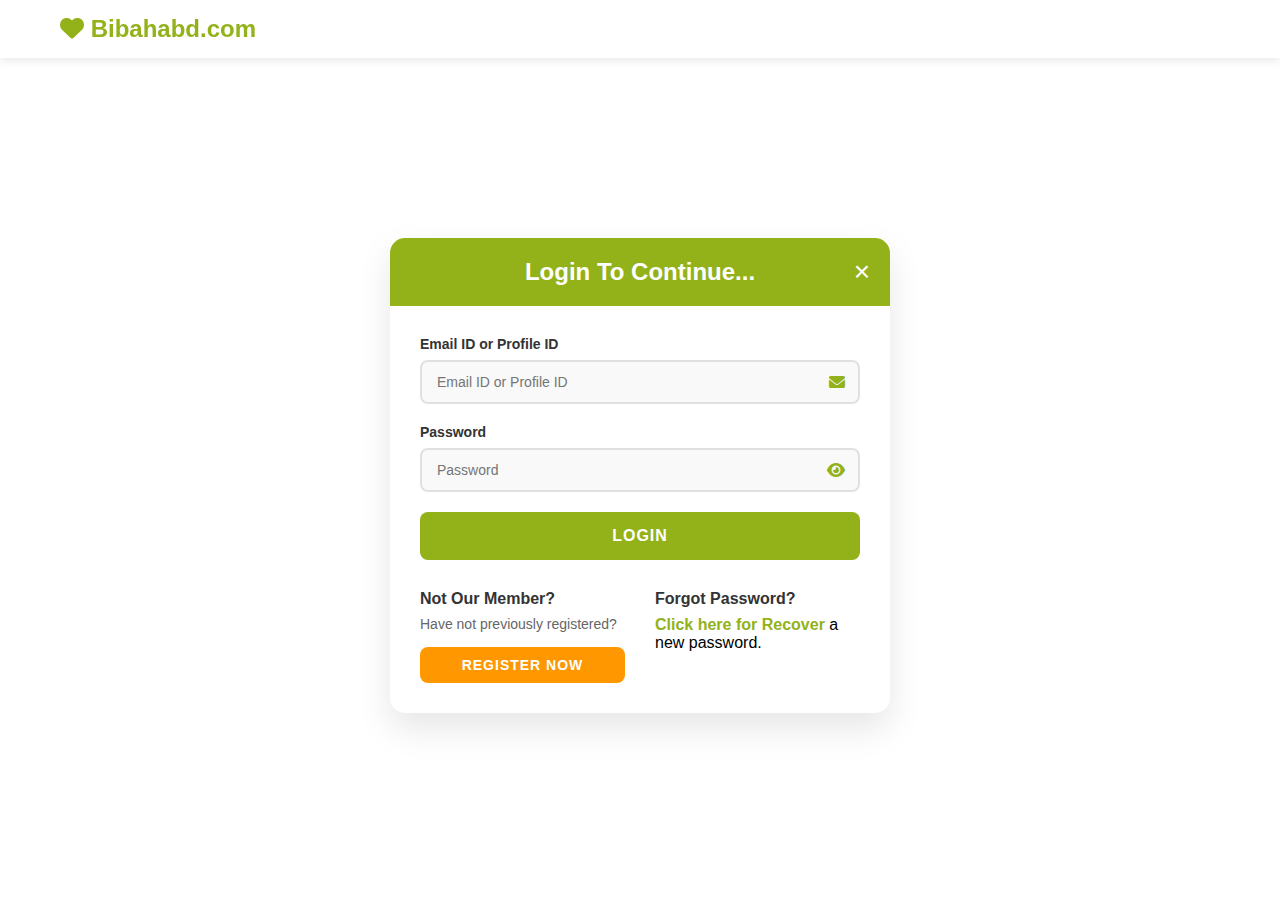
<file: index.html>
<!DOCTYPE html>
<html lang="en">
<head>
    <meta charset="UTF-8">
    <meta name="viewport" content="width=device-width, initial-scale=1.0">
    <title>Bibahabd</title>
    <link rel="stylesheet" href="css/style.css">
    <link href="https://cdnjs.cloudflare.com/ajax/libs/font-awesome/6.0.0/css/all.min.css" rel="stylesheet">
    <style>
        .header {
            background: white;
            color: #93B219;
            padding: 15px 0;
            box-shadow: 0 2px 10px rgba(0,0,0,0.1);
            margin-bottom: 20px;
            position: fixed;
            top: 0;
            left: 0;
            right: 0;
            width: 100%;
            z-index: 1000;
        }
        
        .header-content {
            max-width: 1200px;
            margin: 0 auto;
            display: flex;
            justify-content: space-between;
            align-items: center;
            padding: 0 20px;
        }
        
        .logo {
            font-size: 24px;
            font-weight: bold;
        }
        
        body {
            padding-top: 70px;
        }
    </style>
</head>
<body>
    <header class="header">
        <div class="header-content">
            <div class="logo">
                <i class="fas fa-heart"></i> Bibahabd.com
            </div>
        </div>
    </header>
    
    <div class="container">
        <div class="login-container">
            <div class="login-header">
                <h2>Login To Continue...</h2>
                <span class="close-btn" onclick="closeLogin()">×</span>
            </div>
            
            <form id="loginForm" action="php/login.php" method="POST">
                <div class="form-group">
                    <label for="email">Email ID or Profile ID</label>
                    <div class="input-container">
                        <input type="text" id="email" name="email" placeholder="Email ID or Profile ID" required>
                        <i class="fas fa-envelope input-icon"></i>
                    </div>
                </div>
                
                <div class="form-group">
                    <label for="password">Password</label>
                    <div class="input-container">
                        <input type="password" id="password" name="password" placeholder="Password" required>
                        <i class="fas fa-eye toggle-password" onclick="togglePassword()"></i>
                    </div>
                </div>
                
                <button type="submit" class="login-btn">LOGIN</button>
            </form>
            
            <div class="additional-options">
                <div class="not-member">
                    <h3>Not Our Member?</h3>
                    <p>Have not previously registered?</p>
                    <button class="register-btn" onclick="showRegister()">REGISTER NOW</button>
                </div>
                
                <div class="forgot-password">
                    <h3>Forgot Password?</h3>
                    <a href="forgot-password.html" class="recover-link">Click here for Recover</a> a new password.
                </div>
            </div>
        </div>
    </div>
    
    <script src="js/script.js"></script>
</body>
</html>
</file>
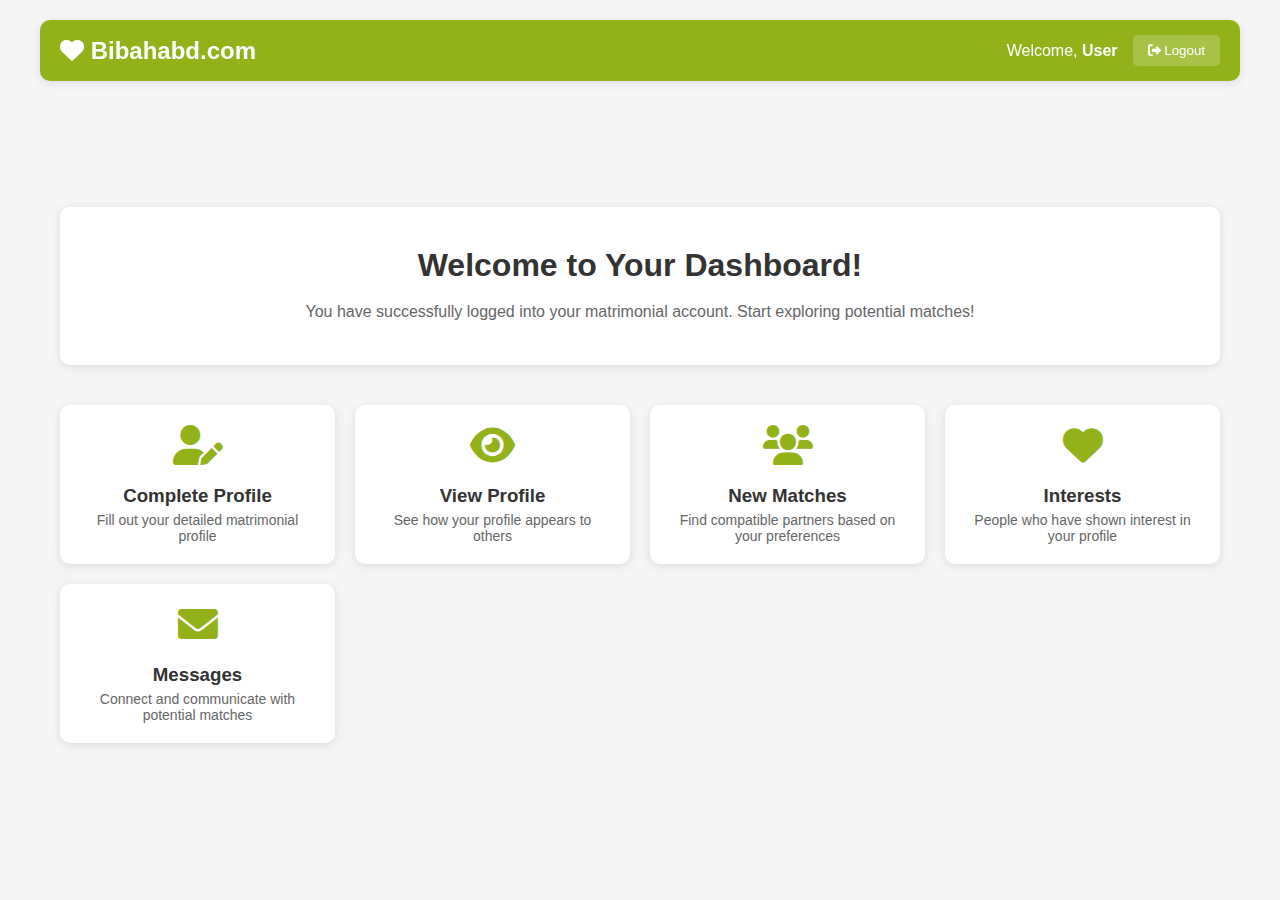
<file: dashboard.html>
<!DOCTYPE html>
<html lang="en">
<head>
    <meta charset="UTF-8">
    <meta name="viewport" content="width=device-width, initial-scale=1.0">
    <title>Matrimonial Site - Dashboard</title>
    <link rel="stylesheet" href="css/style.css">
    <link href="https://cdnjs.cloudflare.com/ajax/libs/font-awesome/6.0.0/css/all.min.css" rel="stylesheet">
    <style>
        .dashboard {
            background: #f5f5f5;
            min-height: 100vh;
            padding: 0;
            display: flex;
            flex-direction: column;
            align-items: center;
            justify-content: center;
        }
        
        .header {
            background: #93B219;
            color: white;
            padding: 15px 0;
            box-shadow: 0 2px 10px rgba(0,0,0,0.1);
            width: 100%;
            max-width: 1200px;
            border-radius: 10px;
            position: fixed;
            top: 20px;
            z-index: 1000;
        }
        
        .header-content {
            max-width: 1200px;
            width: 100%;
            display: flex;
            justify-content: space-between;
            align-items: center;
            padding: 0 20px;
        }
        
        .logo {
            font-size: 24px;
            font-weight: bold;
        }
        
        .user-info {
            display: flex;
            align-items: center;
            gap: 15px;
        }
        
        .logout-btn {
            background: rgba(255,255,255,0.2);
            border: none;
            color: white;
            padding: 8px 15px;
            border-radius: 5px;
            cursor: pointer;
            transition: background 0.2s;
        }
        
        .logout-btn:hover {
            background: rgba(255,255,255,0.3);
        }
        
        .main-content {
            max-width: 1200px;
            width: 100%;
            margin: 20px auto;
            padding: 100px 20px 20px 20px;
            display: flex;
            flex-direction: column;
            align-items: center;
            justify-content: center;
            flex: 1;
        }
        
        .welcome-card {
            background: white;
            padding: 40px;
            border-radius: 10px;
            box-shadow: 0 2px 10px rgba(0,0,0,0.1);
            text-align: center;
            margin-bottom: 40px;
            max-width: 1200px;
            margin-left: auto;
            margin-right: auto;
            margin-bottom: 40px;
            width: 100%;
        }
        
        .welcome-card h1 {
            font-size: 32px;
            color: #333;
            margin-bottom: 15px;
        }
        
        .welcome-card p {
            font-size: 16px;
            color: #666;
            line-height: 1.6;
        }
        
        .stats-grid {
            display: grid;
            grid-template-columns: repeat(auto-fit, minmax(250px, 1fr));
            gap: 20px;
            margin-bottom: 30px;
            width: 100%;
            max-width: 1200px;
        }
        
        .stat-card {
            background: white;
            padding: 20px;
            border-radius: 10px;
            box-shadow: 0 2px 10px rgba(0,0,0,0.1);
            text-align: center;
        }
        
        .stat-card i {
            font-size: 40px;
            color: #93B219;
            margin-bottom: 10px;
        }
        
        .stat-card h3 {
            margin: 10px 0 5px;
            color: #333;
        }
        
        .stat-card p {
            color: #666;
            font-size: 14px;
        }
    </style>
</head>
<body class="dashboard">
    <header class="header">
        <div class="header-content">
            <div class="logo">
                <i class="fas fa-heart"></i> Bibahabd.com
            </div>
            <div class="user-info">
                <span>Welcome, <strong id="userName">User</strong></span>
                <button class="logout-btn" onclick="logout()">
                    <i class="fas fa-sign-out-alt"></i> Logout
                </button>
            </div>
        </div>
    </header>
    
    <main class="main-content">
        <div class="welcome-card">
            <h1>Welcome to Your Dashboard!</h1>
            <p>You have successfully logged into your matrimonial account. Start exploring potential matches!</p>
        </div>
        
        <div class="stats-grid">
            <div class="stat-card">
                <i class="fas fa-user-edit"></i>
                <h3><a href="profile-form.html" style="text-decoration: none; color: inherit;">Complete Profile</a></h3>
                <p>Fill out your detailed matrimonial profile</p>
            </div>
            
            <div class="stat-card">
                <i class="fas fa-eye"></i>
                <h3><a href="profile-view.html" style="text-decoration: none; color: inherit;">View Profile</a></h3>
                <p>See how your profile appears to others</p>
            </div>
            
            <div class="stat-card">
                <i class="fas fa-users"></i>
                <h3>New Matches</h3>
                <p>Find compatible partners based on your preferences</p>
            </div>
            
            <div class="stat-card">
                <i class="fas fa-heart"></i>
                <h3>Interests</h3>
                <p>People who have shown interest in your profile</p>
            </div>
            
            <div class="stat-card">
                <i class="fas fa-envelope"></i>
                <h3>Messages</h3>
                <p>Connect and communicate with potential matches</p>
            </div>
        </div>
    </main>
    
    <script>
        function logout() {
            if (confirm('Are you sure you want to logout?')) {
                // Clear any stored session data
                localStorage.clear();
                sessionStorage.clear();
                
                // Redirect to login page
                window.location.href = 'index.html';
            }
        }
        
        // Check if user is logged in (basic check)
        document.addEventListener('DOMContentLoaded', function() {
            // In a real application, you would check session/token validity
            const userName = sessionStorage.getItem('userName') || 'User';
            document.getElementById('userName').textContent = userName;
        });
    </script>
</body>
</html>
</file>
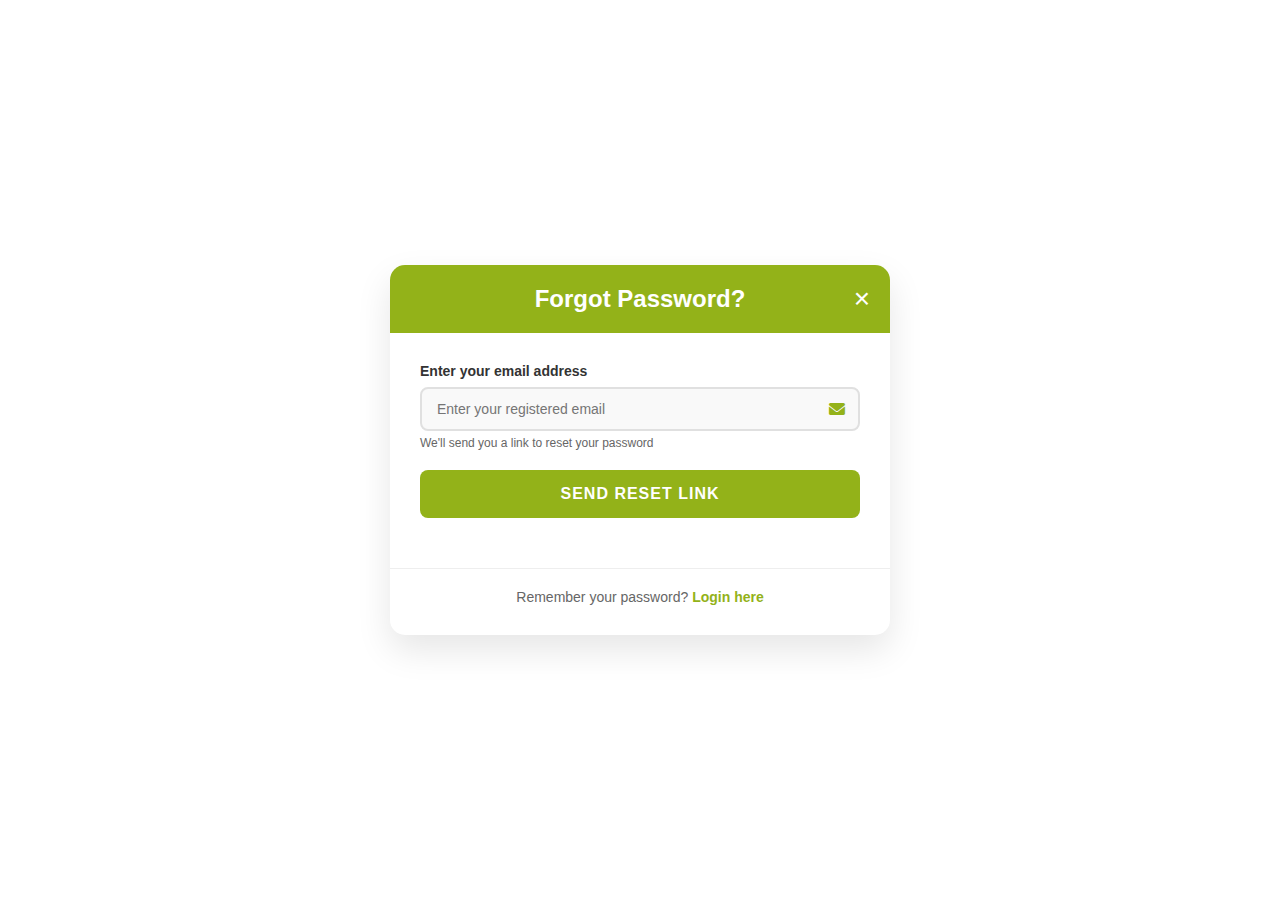
<file: forgot-password.html>
<!DOCTYPE html>
<html lang="en">
<head>
    <meta charset="UTF-8">
    <meta name="viewport" content="width=device-width, initial-scale=1.0">
    <title>Matrimonial Site - Forgot Password</title>
    <link rel="stylesheet" href="css/style.css">
    <link href="https://cdnjs.cloudflare.com/ajax/libs/font-awesome/6.0.0/css/all.min.css" rel="stylesheet">
</head>
<body>
    <div class="container">
        <div class="login-container">
            <div class="login-header">
                <h2>Forgot Password?</h2>
                <span class="close-btn" onclick="goBack()">×</span>
            </div>
            
            <form id="forgotPasswordForm" action="php/forgot-password.php" method="POST">
                <div class="form-group">
                    <label for="email">Enter your email address</label>
                    <div class="input-container">
                        <input type="email" id="email" name="email" placeholder="Enter your registered email" required>
                        <i class="fas fa-envelope input-icon"></i>
                    </div>
                    <small style="color: #666; font-size: 12px; margin-top: 5px; display: block;">
                        We'll send you a link to reset your password
                    </small>
                </div>
                
                <button type="submit" class="login-btn">SEND RESET LINK</button>
            </form>
            
            <div class="login-link">
                <p>Remember your password? <a href="index.html" class="login-link-text">Login here</a></p>
            </div>
        </div>
    </div>
    
    <script src="js/script.js"></script>
    <script>
        function goBack() {
            window.location.href = 'index.html';
        }
        
        document.getElementById('forgotPasswordForm').addEventListener('submit', function(e) {
            e.preventDefault();
            
            const email = document.getElementById('email').value.trim();
            if (!email) {
                alert('Please enter your email address');
                return;
            }
            
            const submitBtn = this.querySelector('button[type="submit"]');
            const originalText = submitBtn.textContent;
            submitBtn.textContent = 'Sending...';
            submitBtn.disabled = true;
            
            // Simulate API call
            setTimeout(() => {
                alert('If this email is registered with us, you will receive a password reset link shortly.');
                submitBtn.textContent = originalText;
                submitBtn.disabled = false;
                window.location.href = 'index.html';
            }, 2000);
        });
    </script>
</body>
</html>
</file>
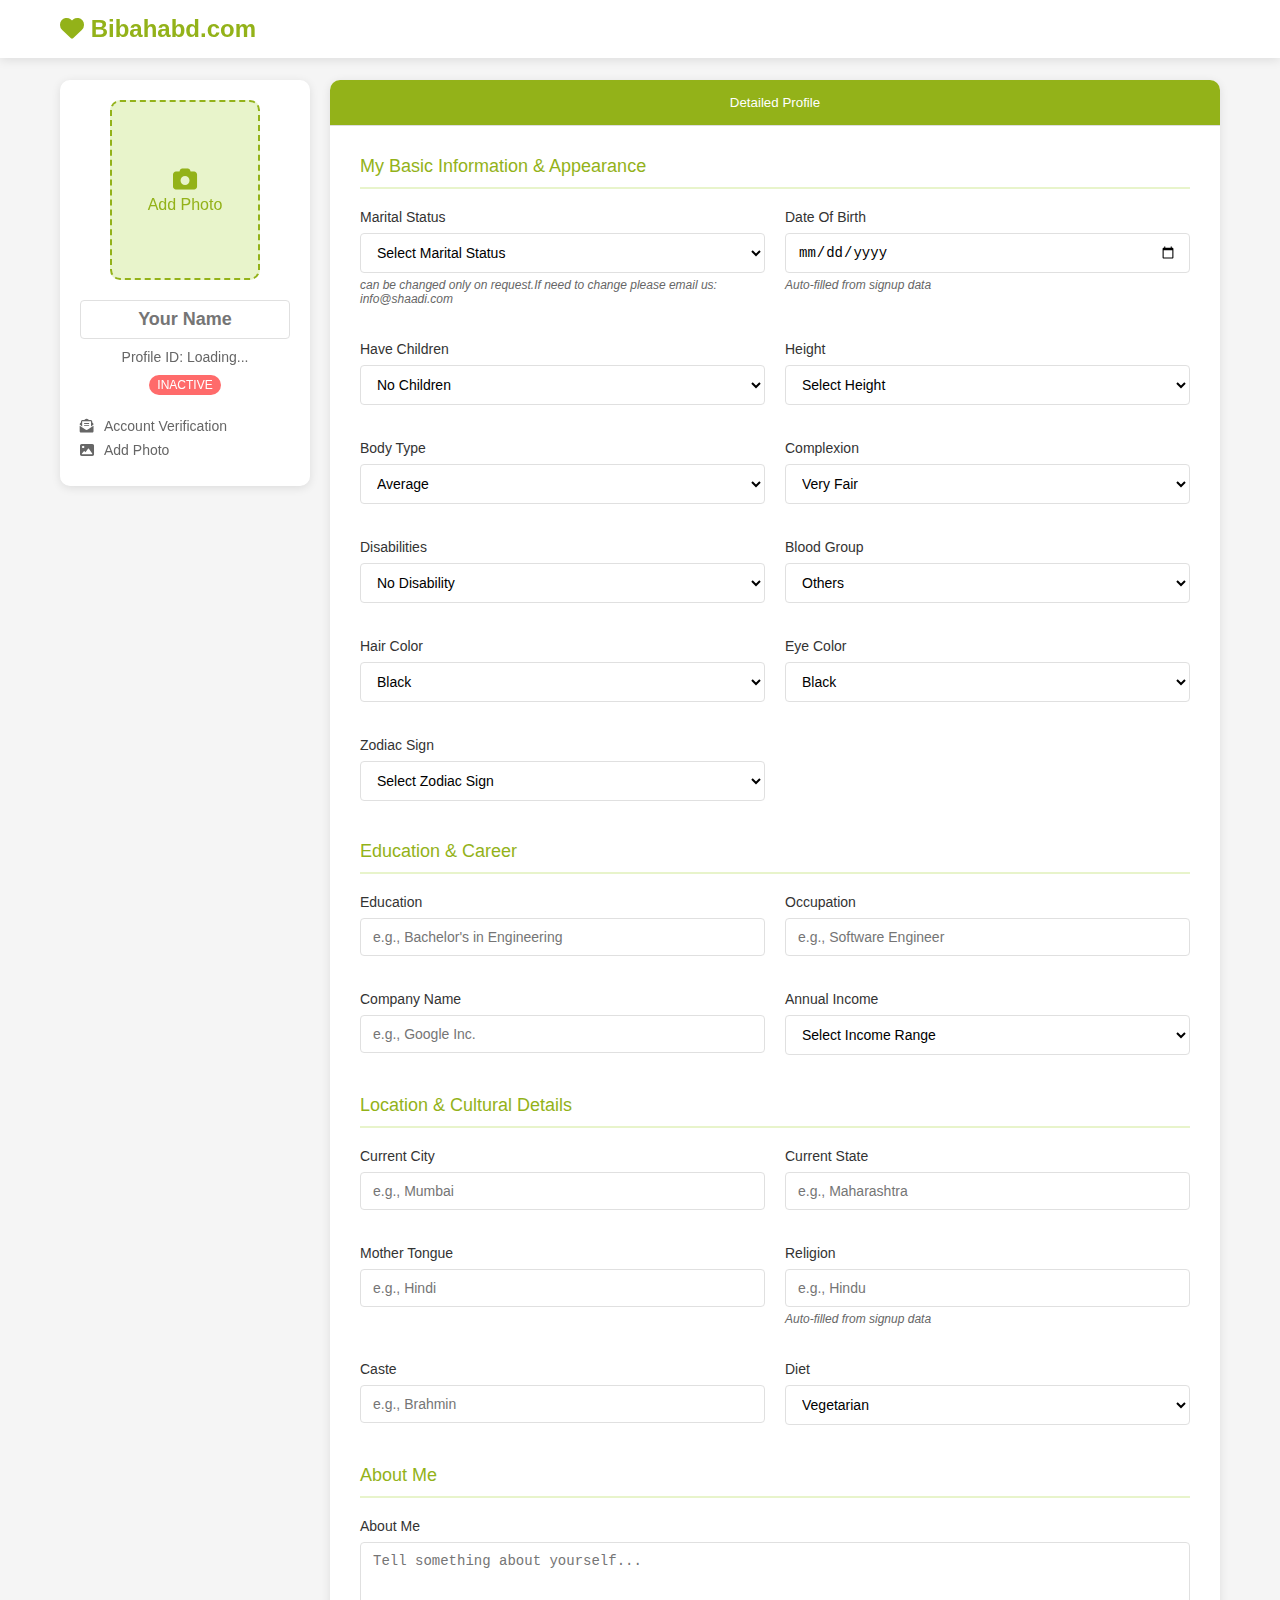
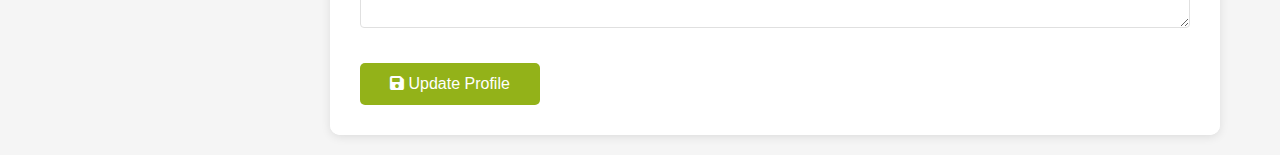
<file: profile-form.html>
<!DOCTYPE html>
<html lang="en">
<head>
    <meta charset="UTF-8">
    <meta name="viewport" content="width=device-width, initial-scale=1.0">
    <title>Create Profile - MatrimonySite</title>
    <link rel="stylesheet" href="css/style.css">
    <link href="https://cdnjs.cloudflare.com/ajax/libs/font-awesome/6.0.0/css/all.min.css" rel="stylesheet">
    <style>
        .profile-form-container {
            background: #f5f5f5 !important;
            min-height: 100vh;
            padding: 80px 0 20px 0;
        }
        
        .header {
            background: white;
            color: #93B219;
            padding: 15px 0;
            box-shadow: 0 2px 10px rgba(0,0,0,0.1);
            margin-bottom: 20px;
            position: fixed;
            top: 0;
            left: 0;
            right: 0;
            width: 100%;
            z-index: 1000;
        }
        
        .header-content {
            max-width: 1200px;
            margin: 0 auto;
            display: flex;
            justify-content: space-between;
            align-items: center;
            padding: 0 20px;
        }
        
        .logo {
            font-size: 24px;
            font-weight: bold;
        }
        
        .profile-container {
            max-width: 1200px;
            margin: 0 auto;
            padding: 0 20px;
            display: grid;
            grid-template-columns: 250px 1fr;
            gap: 20px;
        }
        
        .profile-sidebar {
            background: white;
            border-radius: 10px;
            box-shadow: 0 2px 10px rgba(0,0,0,0.1);
            padding: 20px;
            height: fit-content;
            position: sticky;
            top: 20px;
        }
        
        .profile-photo {
            width: 150px;
            height: 180px;
            background: #e8f4cb;
            border-radius: 10px;
            margin: 0 auto 20px;
            display: flex;
            align-items: center;
            justify-content: center;
            border: 2px dashed #93B219;
            cursor: pointer;
            position: relative;
            overflow: hidden;
        }
        
        .profile-photo img {
            width: 100%;
            height: 100%;
            object-fit: cover;
            border-radius: 8px;
        }
        
        .photo-placeholder {
            text-align: center;
            color: #93B219;
        }
        
        .user-info {
            text-align: center;
        }
        
        .user-info h3 {
            margin: 0 0 5px;
            color: #333;
        }
        
        .profile-id {
            color: #666;
            font-size: 14px;
            margin-bottom: 10px;
        }
        
        .status-badge {
            background: #ff6b6b;
            color: white;
            padding: 3px 8px;
            border-radius: 12px;
            font-size: 12px;
            margin-bottom: 15px;
            display: inline-block;
        }
        
        .verification-item {
            display: flex;
            align-items: center;
            gap: 10px;
            margin: 8px 0;
            color: #666;
            font-size: 14px;
        }
        
        .main-form {
            background: white;
            border-radius: 10px;
            box-shadow: 0 2px 10px rgba(0,0,0,0.1);
            overflow: hidden;
        }
        
        .form-tabs {
            display: flex;
            background: #f8f9fa;
            border-bottom: 1px solid #ddd;
        }
        
        .tab-button {
            flex: 1;
            padding: 15px 20px;
            background: none;
            border: none;
            cursor: pointer;
            font-weight: 500;
            color: #666;
            transition: all 0.2s;
        }
        
        .tab-button.active {
            background: #93B219;
            color: white;
        }
        
        .form-content {
            padding: 30px;
            background: white !important;
        }
        
        .form-section {
            display: none;
        }
        
        .form-section.active {
            display: block;
        }
        
        .section-title {
            color: #93B219;
            font-size: 18px;
            margin-bottom: 20px;
            padding-bottom: 10px;
            border-bottom: 2px solid #e8f4cb;
        }
        
        .form-grid {
            display: grid;
            grid-template-columns: 1fr 1fr;
            gap: 20px;
            margin-bottom: 25px;
        }
        
        .form-group {
            display: flex;
            flex-direction: column;
            margin-bottom: 15px;
        }
        
        .form-group label {
            color: #333;
            font-weight: 500;
            margin-bottom: 8px;
            font-size: 14px;
        }
        
        .form-group input,
        .form-group select,
        .form-group textarea {
            padding: 10px 12px;
            border: 1px solid #93B219;
            border-radius: 4px;
            font-size: 14px;
            transition: border-color 0.2s;
            background: white;
        }
        
        .form-group input:focus,
        .form-group select:focus,
        .form-group textarea:focus {
            outline: none;
            border-color: #93B219;
            box-shadow: 0 0 0 2px rgba(147, 178, 25, 0.1);
        }
        
        /* Override browser default validation styles */
        .form-group input:invalid,
        .form-group select:invalid,
        .form-group textarea:invalid {
            border-color: #e0e0e0 !important;
            box-shadow: none !important;
        }
        
        .form-group input:required,
        .form-group select:required,
        .form-group textarea:required {
            border-color: #e0e0e0 !important;
            box-shadow: none !important;
        }
        
        /* Ensure no red styling from browser defaults */
        input, select, textarea {
            border-color: #e0e0e0 !important;
            background-color: white !important;
        }
        
        .form-group textarea {
            resize: vertical;
            min-height: 80px;
        }
        
        .update-btn {
            background: #93B219;
            color: white;
            padding: 12px 30px;
            border: none;
            border-radius: 5px;
            font-size: 16px;
            cursor: pointer;
            transition: background 0.2s;
            margin-top: 20px;
        }
        
        .update-btn:hover {
            background: #7a9916;
        }
        
        .note-text {
            color: #666;
            font-size: 12px;
            margin-top: 5px;
            font-style: italic;
        }
        
        /* Special styling for full-width fields */
        .full-width {
            grid-column: 1 / -1;
        }
        
        @media (max-width: 768px) {
            .profile-container {
                grid-template-columns: 1fr;
                gap: 20px;
            }
            
            .profile-sidebar {
                position: static;
            }
            
            .form-grid {
                grid-template-columns: 1fr;
            }
        }
    </style>
</head>
<body class="profile-form-container">
    <header class="header">
        <div class="header-content">
            <div class="logo">
                <i class="fas fa-heart"></i> Bibahabd.com
            </div>
        </div>
    </header>

    <div class="profile-container">
        <div class="profile-sidebar">
            <div class="profile-photo" onclick="document.getElementById('photoInput').click()">
                <div class="photo-placeholder">
                    <i class="fas fa-camera" style="font-size: 24px; margin-bottom: 5px;"></i>
                    <div>Add Photo</div>
                </div>
                <input type="file" id="photoInput" accept="image/*" style="display: none;" onchange="handlePhotoUpload(this)">
            </div>
            
            <div class="user-info">
                <input type="text" id="profileName" placeholder="Your Name" style="text-align: center; font-size: 18px; font-weight: bold; color: #333; border: 1px solid #93B219; border-radius: 4px; padding: 8px; margin-bottom: 10px; width: 100%; box-sizing: border-box;">
                <div class="profile-id" id="profileId">Profile ID: Loading...</div>
                <div class="status-badge">INACTIVE</div>
                
                <div class="verification-item">
                    <i class="fas fa-envelope-open-text"></i>
                    <span>Account Verification</span>
                </div>
                <div class="verification-item">
                    <i class="fas fa-image"></i>
                    <span>Add Photo</span>
                </div>
            </div>
        </div>

        <div class="main-form">
            <div class="form-tabs">
                <button class="tab-button active" onclick="showTab('basic')">Detailed Profile</button>
            </div>

            <form id="profileForm" class="form-content">
                <!-- Basic Information Tab -->
                <div id="basic" class="form-section active">
                    <div class="section-title">My Basic Information & Appearance</div>
                    
                    <div class="form-grid">
                        <div class="form-group">
                            <label for="maritalStatus">Marital Status</label>
                            <select id="maritalStatus" name="marital_status" required>
                                <option value="">Select Marital Status</option>
                                <option value="never_married">Never Married</option>
                                <option value="divorced">Divorced</option>
                                <option value="widowed">Widowed</option>
                                <option value="separated">Separated</option>
                            </select>
                            <div class="note-text">can be changed only on request.If need to change please email us: info@shaadi.com</div>
                        </div>

                        <div class="form-group">
                            <label for="dateOfBirth">Date Of Birth</label>
                            <input type="date" id="dateOfBirth" name="date_of_birth" required>
                            <div class="note-text">Auto-filled from signup data</div>
                        </div>

                        <div class="form-group">
                            <label for="haveChildren">Have Children</label>
                            <select id="haveChildren" name="have_children">
                                <option value="no_children">No Children</option>
                                <option value="yes_living_together">Yes - Living Together</option>
                                <option value="yes_not_living_together">Yes - Not Living Together</option>
                            </select>
                        </div>

                        <div class="form-group">
                            <label for="height">Height</label>
                            <select id="height" name="height">
                                <option value="">Select Height</option>
                                <option value="4ft 5in - 135cm">4ft 5in - 135cm</option>
                                <option value="4ft 6in - 137cm">4ft 6in - 137cm</option>
                                <option value="4ft 7in - 140cm">4ft 7in - 140cm</option>
                                <option value="4ft 8in - 142cm">4ft 8in - 142cm</option>
                                <option value="4ft 9in - 145cm">4ft 9in - 145cm</option>
                                <option value="4ft 10in - 147cm">4ft 10in - 147cm</option>
                                <option value="4ft 11in - 150cm">4ft 11in - 150cm</option>
                                <option value="5ft 0in - 152cm">5ft 0in - 152cm</option>
                                <option value="5ft 1in - 155cm">5ft 1in - 155cm</option>
                                <option value="5ft 2in - 157cm">5ft 2in - 157cm</option>
                                <option value="5ft 3in - 160cm">5ft 3in - 160cm</option>
                                <option value="5ft 4in - 162cm">5ft 4in - 162cm</option>
                                <option value="5ft 5in - 165cm">5ft 5in - 165cm</option>
                                <option value="5ft 6in - 167cm">5ft 6in - 167cm</option>
                                <option value="5ft 7in - 170cm">5ft 7in - 170cm</option>
                                <option value="5ft 8in - 172cm">5ft 8in - 172cm</option>
                                <option value="5ft 9in - 175cm">5ft 9in - 175cm</option>
                                <option value="5ft 10in - 177cm">5ft 10in - 177cm</option>
                                <option value="5ft 11in - 180cm">5ft 11in - 180cm</option>
                                <option value="6ft 0in - 182cm">6ft 0in - 182cm</option>
                                <option value="6ft 1in - 185cm">6ft 1in - 185cm</option>
                                <option value="6ft 2in - 187cm">6ft 2in - 187cm</option>
                                <option value="6ft 3in - 190cm">6ft 3in - 190cm</option>
                                <option value="6ft 4in - 193cm">6ft 4in - 193cm</option>
                            </select>
                        </div>

                        <div class="form-group">
                            <label for="bodyType">Body Type</label>
                            <select id="bodyType" name="body_type">
                                <option value="average">Average</option>
                                <option value="slim">Slim</option>
                                <option value="athletic">Athletic</option>
                                <option value="heavy">Heavy</option>
                            </select>
                        </div>

                        <div class="form-group">
                            <label for="complexion">Complexion</label>
                            <select id="complexion" name="complexion">
                                <option value="very_fair">Very Fair</option>
                                <option value="fair">Fair</option>
                                <option value="wheatish">Wheatish</option>
                                <option value="dark">Dark</option>
                                <option value="very_dark">Very Dark</option>
                            </select>
                        </div>

                        <div class="form-group">
                            <label for="disabilities">Disabilities</label>
                            <select id="disabilities" name="disabilities">
                                <option value="none">No Disability</option>
                                <option value="physical">Physical</option>
                                <option value="hearing">Hearing</option>
                                <option value="visual">Visual</option>
                                <option value="speech">Speech</option>
                                <option value="others">Others</option>
                            </select>
                        </div>

                        <div class="form-group">
                            <label for="bloodGroup">Blood Group</label>
                            <select id="bloodGroup" name="blood_group">
                                <option value="others">Others</option>
                                <option value="A+">A+</option>
                                <option value="A-">A-</option>
                                <option value="B+">B+</option>
                                <option value="B-">B-</option>
                                <option value="AB+">AB+</option>
                                <option value="AB-">AB-</option>
                                <option value="O+">O+</option>
                                <option value="O-">O-</option>
                            </select>
                        </div>

                        <div class="form-group">
                            <label for="hairColor">Hair Color</label>
                            <select id="hairColor" name="hair_color">
                                <option value="black">Black</option>
                                <option value="brown">Brown</option>
                                <option value="blonde">Blonde</option>
                                <option value="gray">Gray</option>
                                <option value="bald">Bald</option>
                                <option value="others">Others</option>
                            </select>
                        </div>

                        <div class="form-group">
                            <label for="eyeColor">Eye Color</label>
                            <select id="eyeColor" name="eye_color">
                                <option value="black">Black</option>
                                <option value="brown">Brown</option>
                                <option value="blue">Blue</option>
                                <option value="green">Green</option>
                                <option value="gray">Gray</option>
                                <option value="hazel">Hazel</option>
                                <option value="others">Others</option>
                            </select>
                        </div>

                        <div class="form-group">
                            <label for="zodiacSign">Zodiac Sign</label>
                            <select id="zodiacSign" name="zodiac_sign">
                                <option value="">Select Zodiac Sign</option>
                                <option value="aries">Aries (21 Mar - 20 Apr)</option>
                                <option value="taurus">Taurus (21 Apr - 21 May)</option>
                                <option value="gemini">Gemini (22 May - 21 Jun)</option>
                                <option value="cancer">Cancer (22 Jun - 22 Jul)</option>
                                <option value="leo">Leo (23 Jul - 23 Aug)</option>
                                <option value="virgo">Virgo (24 Aug - 23 Sep)</option>
                                <option value="libra">Libra (24 Sep - 23 Oct)</option>
                                <option value="scorpio">Scorpio (24 Oct - 22 Nov)</option>
                                <option value="sagittarius">Sagittarius (23 Nov - 21 Dec)</option>
                                <option value="capricorn">Capricorn (22 Dec - 20 Jan)</option>
                                <option value="aquarius">Aquarius (21 Jan - 19 Feb)</option>
                                <option value="pisces">Pisces (20 Feb - 20 Mar)</option>
                            </select>
                        </div>
                    </div>

                    <div class="section-title">Education & Career</div>
                    <div class="form-grid">
                        <div class="form-group">
                            <label for="education">Education</label>
                            <input type="text" id="education" name="education" placeholder="e.g., Bachelor's in Engineering">
                        </div>

                        <div class="form-group">
                            <label for="occupation">Occupation</label>
                            <input type="text" id="occupation" name="occupation" placeholder="e.g., Software Engineer">
                        </div>

                        <div class="form-group">
                            <label for="companyName">Company Name</label>
                            <input type="text" id="companyName" name="company_name" placeholder="e.g., Google Inc.">
                        </div>

                        <div class="form-group">
                            <label for="annualIncome">Annual Income</label>
                            <select id="annualIncome" name="annual_income">
                                <option value="">Select Income Range</option>
                                <option value="0-2 Lakh">0 - 2 Lakh</option>
                                <option value="2-4 Lakh">2 - 4 Lakh</option>
                                <option value="4-6 Lakh">4 - 6 Lakh</option>
                                <option value="6-8 Lakh">6 - 8 Lakh</option>
                                <option value="8-10 Lakh">8 - 10 Lakh</option>
                                <option value="10-15 Lakh">10 - 15 Lakh</option>
                                <option value="15-20 Lakh">15 - 20 Lakh</option>
                                <option value="20-30 Lakh">20 - 30 Lakh</option>
                                <option value="30-50 Lakh">30 - 50 Lakh</option>
                                <option value="50 Lakh+">50 Lakh+</option>
                            </select>
                        </div>
                    </div>

                    <div class="section-title">Location & Cultural Details</div>
                    <div class="form-grid">
                        <div class="form-group">
                            <label for="currentCity">Current City</label>
                            <input type="text" id="currentCity" name="current_city" placeholder="e.g., Mumbai">
                        </div>

                        <div class="form-group">
                            <label for="currentState">Current State</label>
                            <input type="text" id="currentState" name="current_state" placeholder="e.g., Maharashtra">
                        </div>

                        <div class="form-group">
                            <label for="motherTongue">Mother Tongue</label>
                            <input type="text" id="motherTongue" name="mother_tongue" placeholder="e.g., Hindi">
                        </div>

                        <div class="form-group">
                            <label for="religion">Religion</label>
                            <input type="text" id="religion" name="religion" placeholder="e.g., Hindu">
                            <div class="note-text">Auto-filled from signup data</div>
                        </div>

                        <div class="form-group">
                            <label for="caste">Caste</label>
                            <input type="text" id="caste" name="caste" placeholder="e.g., Brahmin">
                        </div>

                        <div class="form-group">
                            <label for="diet">Diet</label>
                            <select id="diet" name="diet">
                                <option value="vegetarian">Vegetarian</option>
                                <option value="non_vegetarian">Non-Vegetarian</option>
                                <option value="eggetarian">Eggetarian</option>
                                <option value="vegan">Vegan</option>
                            </select>
                        </div>
                    </div>

                    <div class="section-title">About Me</div>
                    <div class="form-group full-width">
                        <label for="aboutMe">About Me</label>
                        <textarea id="aboutMe" name="about_me" rows="4" placeholder="Tell something about yourself..."></textarea>
                    </div>
                </div>

                <button type="submit" class="update-btn">
                    <i class="fas fa-save"></i> Update Profile
                </button>
            </form>
        </div>
    </div>

    <script>
        // Tab functionality
        function showTab(tabName) {
            // Hide all sections
            document.querySelectorAll('.form-section').forEach(section => {
                section.classList.remove('active');
            });
            
            // Remove active class from all tabs
            document.querySelectorAll('.tab-button').forEach(button => {
                button.classList.remove('active');
            });
            
            // Show selected section
            document.getElementById(tabName).classList.add('active');
            
            // Add active class to clicked tab
            event.target.classList.add('active');
        }

        // Photo upload handler
        function handlePhotoUpload(input) {
            if (input.files && input.files[0]) {
                const file = input.files[0];
                
                // Validate file type
                const allowedTypes = ['image/jpeg', 'image/jpg', 'image/png', 'image/gif'];
                if (!allowedTypes.includes(file.type)) {
                    alert('Please select a valid image file (JPEG, PNG, or GIF)');
                    return;
                }
                
                // Validate file size (5MB max)
                if (file.size > 5 * 1024 * 1024) {
                    alert('File too large. Maximum size is 5MB.');
                    return;
                }
                
                // Show preview
                const reader = new FileReader();
                reader.onload = function(e) {
                    const photoDiv = document.querySelector('.profile-photo');
                    photoDiv.innerHTML = `<img src="${e.target.result}" alt="Profile Photo">`;
                };
                reader.readAsDataURL(file);
                
                // Upload to server
                const formData = new FormData();
                formData.append('photo', file);
                
                fetch('php/upload-photo.php', {
                    method: 'POST',
                    body: formData
                })
                .then(response => response.json())
                .then(data => {
                    if (data.success) {
                        console.log('Photo uploaded successfully');
                        // Update the status badge or add photo verification
                        updateVerificationStatus();
                    } else {
                        alert('Error uploading photo: ' + data.message);
                    }
                })
                .catch(error => {
                    console.error('Error uploading photo:', error);
                    alert('An error occurred while uploading the photo');
                });
            }
        }
        
        // Update verification status
        function updateVerificationStatus() {
            const photoVerification = document.querySelector('.verification-item:last-child span');
            photoVerification.innerHTML = '<i class="fas fa-check" style="color: green;"></i> Photo Added';
        }

        // Load user data when page loads
        document.addEventListener('DOMContentLoaded', function() {
            loadUserProfile();
        });

        // Function to load and auto-populate user profile data
        function loadUserProfile() {
            fetch('php/get-profile.php')
                .then(response => response.json())
                .then(data => {
                    console.log('Profile data received:', data); // Debug log
                    if (data.success) {
                        const user = data.user;
                        const profile = data.profile;
                        
                        // Auto-populate basic registration data
                        if (user) {
                            // Set profile name
                            const profileNameField = document.getElementById('profileName');
                            if (profileNameField) {
                                profileNameField.value = `${user.first_name} ${user.last_name}`;
                            }
                            
                            // Set profile ID
                            const profileIdElement = document.getElementById('profileId');
                            if (profileIdElement) {
                                profileIdElement.textContent = `Profile ID: ${user.profile_id}`;
                            }
                            
                            // Auto-populate date of birth from registration
                            if (user.date_of_birth) {
                                const dobField = document.getElementById('dateOfBirth');
                                if (dobField) {
                                    dobField.value = user.date_of_birth;
                                    dobField.readOnly = true;
                                    dobField.style.backgroundColor = '#f8f9fa';
                                    dobField.title = 'Auto-filled from registration data';
                                    console.log('Date of birth auto-populated:', user.date_of_birth);
                                }
                            }
                            
                            // Auto-populate religion from registration
                            if (user.religion) {
                                const religionField = document.getElementById('religion');
                                if (religionField) {
                                    religionField.value = user.religion.charAt(0).toUpperCase() + user.religion.slice(1);
                                    religionField.readOnly = true;
                                    religionField.style.backgroundColor = '#f8f9fa';
                                    religionField.title = 'Auto-filled from registration data';
                                    console.log('Religion auto-populated:', user.religion);
                                }
                            }
                            
                            console.log('Basic registration data auto-populated successfully');
                        }
                        
                        // If profile data exists, populate the form with saved data
                        if (profile && Object.keys(profile).length > 0) {
                            populateFormWithProfile(profile);
                            console.log('Populated with existing profile data');
                        } else {
                            console.log('No existing profile data found - user can fill the form fresh');
                        }
                    } else {
                        console.error('Failed to load user profile:', data.message);
                        // If user is not logged in, redirect to login
                        if (data.message === 'User not logged in') {
                            alert('Please log in to access your profile.');
                            window.location.href = 'index.html';
                        }
                    }
                })
                .catch(error => {
                    console.error('Error loading user profile:', error);
                    alert('Error loading profile data. Please refresh the page.');
                });
        }

        // Function to populate form with existing profile data
        function populateFormWithProfile(profile) {
            // Populate all form fields with existing profile data
            Object.keys(profile).forEach(key => {
                const element = document.getElementById(key) || document.querySelector(`[name="${key}"]`);
                if (element && profile[key]) {
                    if (element.type === 'checkbox') {
                        element.checked = profile[key] === '1' || profile[key] === 'true';
                    } else {
                        element.value = profile[key];
                    }
                }
            });
        }

        // Photo upload handling
        function handlePhotoUpload(input) {
            if (input.files && input.files[0]) {
                const file = input.files[0];
                const reader = new FileReader();
                
                reader.onload = function(e) {
                    const photoContainer = document.querySelector('.profile-photo');
                    photoContainer.innerHTML = `<img src="${e.target.result}" alt="Profile Photo">`;
                };
                
                reader.readAsDataURL(file);
                
                // Upload to server
                const formData = new FormData();
                formData.append('photo', file);
                
                fetch('php/upload-photo.php', {
                    method: 'POST',
                    body: formData
                })
                .then(response => response.json())
                .then(data => {
                    if (data.success) {
                        console.log('Photo uploaded successfully');
                    } else {
                        console.error('Photo upload failed:', data.message);
                    }
                })
                .catch(error => {
                    console.error('Error uploading photo:', error);
                });
            }
        }

        // Tab functionality
        function showTab(tabName) {
            // Hide all sections
            const sections = document.querySelectorAll('.form-section');
            sections.forEach(section => {
                section.classList.remove('active');
            });
            
            // Remove active class from all tab buttons
            const tabButtons = document.querySelectorAll('.tab-button');
            tabButtons.forEach(button => {
                button.classList.remove('active');
            });
            
            // Show selected section
            const selectedSection = document.getElementById(tabName);
            if (selectedSection) {
                selectedSection.classList.add('active');
            }
            
            // Add active class to clicked tab button
            event.target.classList.add('active');
        }

        // Form submission
        document.getElementById('profileForm').addEventListener('submit', function(e) {
            e.preventDefault();
            
            const formData = new FormData(this);
            
            // Add the name from the sidebar
            formData.append('profile_name', document.getElementById('profileName').value);
            
            // Submit to server
            fetch('php/update-profile.php', {
                method: 'POST',
                body: formData
            })
            .then(response => response.json())
            .then(data => {
                if (data.success) {
                    alert('Profile updated successfully!');
                    // Optionally redirect to profile view
                    // window.location.href = 'profile-view.html';
                } else {
                    alert('Error updating profile: ' + data.message);
                }
            })
            .catch(error => {
                console.error('Error:', error);
                alert('An error occurred while updating profile');
            });
        });
    </script>
</body>
</html>
</file>
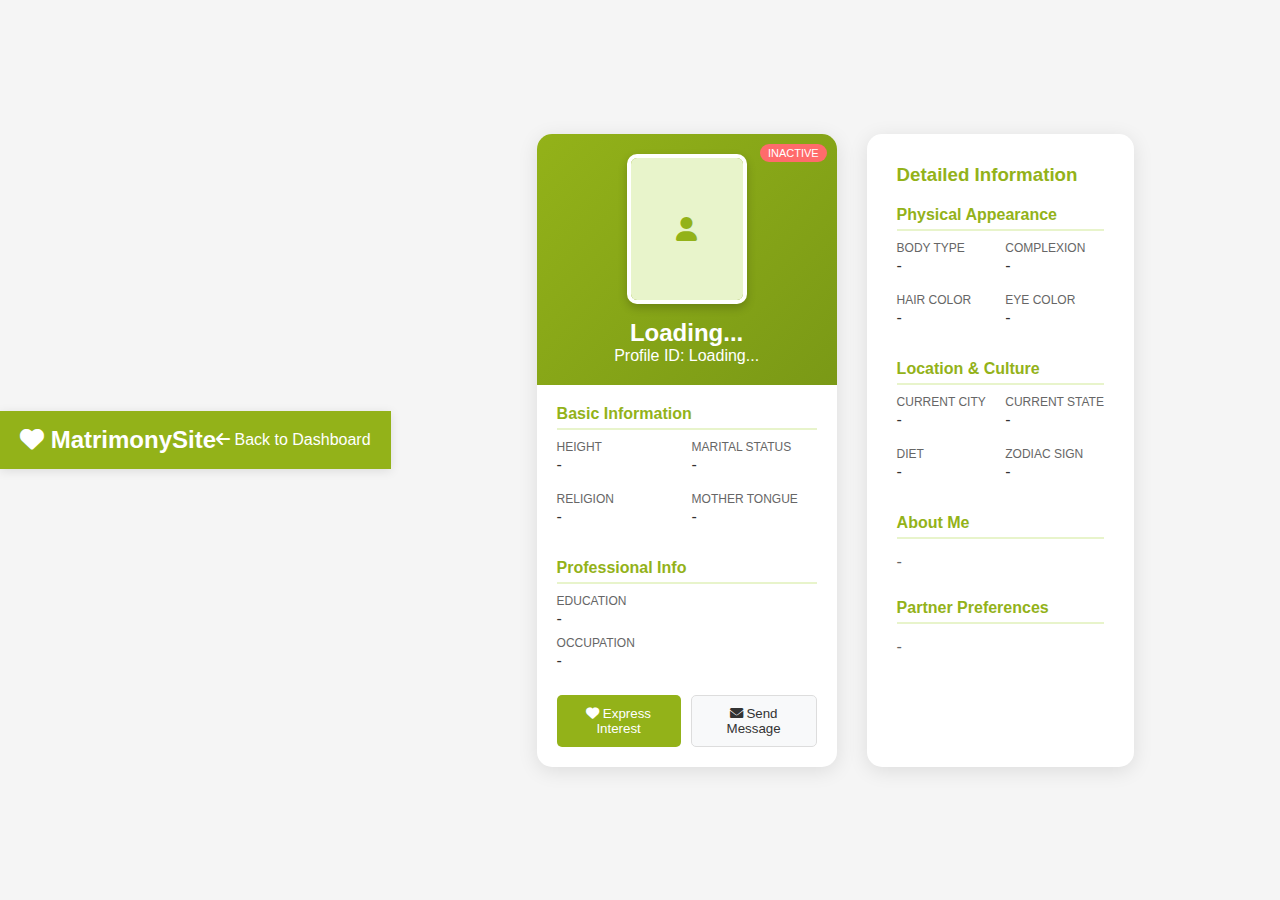
<file: profile-view.html>
<!DOCTYPE html>
<html lang="en">
<head>
    <meta charset="UTF-8">
    <meta name="viewport" content="width=device-width, initial-scale=1.0">
    <title>View Profile - MatrimonySite</title>
    <link rel="stylesheet" href="css/style.css">
    <link href="https://cdnjs.cloudflare.com/ajax/libs/font-awesome/6.0.0/css/all.min.css" rel="stylesheet">
    <style>
        .profile-view-container {
            background: #f5f5f5;
            min-height: 100vh;
            padding: 20px 0;
        }
        
        .header {
            background: #93B219;
            color: white;
            padding: 15px 0;
            box-shadow: 0 2px 10px rgba(0,0,0,0.1);
            margin-bottom: 20px;
        }
        
        .header-content {
            max-width: 1200px;
            margin: 0 auto;
            display: flex;
            justify-content: space-between;
            align-items: center;
            padding: 0 20px;
        }
        
        .logo {
            font-size: 24px;
            font-weight: bold;
        }
        
        .profile-container {
            max-width: 1000px;
            margin: 0 auto;
            padding: 0 20px;
            display: grid;
            grid-template-columns: 300px 1fr;
            gap: 30px;
        }
        
        .profile-card {
            background: white;
            border-radius: 15px;
            box-shadow: 0 4px 20px rgba(0,0,0,0.1);
            overflow: hidden;
            height: fit-content;
        }
        
        .profile-header {
            background: linear-gradient(135deg, #93B219, #7a9916);
            color: white;
            padding: 20px;
            text-align: center;
            position: relative;
        }
        
        .profile-photo {
            width: 120px;
            height: 150px;
            border-radius: 10px;
            margin: 0 auto 15px;
            overflow: hidden;
            border: 4px solid white;
            box-shadow: 0 4px 10px rgba(0,0,0,0.2);
        }
        
        .profile-photo img {
            width: 100%;
            height: 100%;
            object-fit: cover;
        }
        
        .profile-photo-placeholder {
            width: 100%;
            height: 100%;
            background: #e8f4cb;
            display: flex;
            align-items: center;
            justify-content: center;
            color: #93B219;
            font-size: 24px;
        }
        
        .profile-info {
            padding: 20px;
        }
        
        .info-section {
            margin-bottom: 25px;
        }
        
        .section-title {
            color: #93B219;
            font-size: 16px;
            font-weight: bold;
            margin-bottom: 10px;
            padding-bottom: 5px;
            border-bottom: 2px solid #e8f4cb;
        }
        
        .info-grid {
            display: grid;
            grid-template-columns: 1fr 1fr;
            gap: 10px;
            margin-bottom: 15px;
        }
        
        .info-item {
            display: flex;
            flex-direction: column;
            margin-bottom: 8px;
        }
        
        .info-label {
            font-size: 12px;
            color: #666;
            text-transform: uppercase;
            margin-bottom: 2px;
        }
        
        .info-value {
            font-weight: 500;
            color: #333;
        }
        
        .detail-card {
            background: white;
            border-radius: 15px;
            box-shadow: 0 4px 20px rgba(0,0,0,0.1);
            padding: 30px;
        }
        
        .status-badge {
            position: absolute;
            top: 10px;
            right: 10px;
            background: #ff6b6b;
            color: white;
            padding: 3px 8px;
            border-radius: 12px;
            font-size: 11px;
        }
        
        .action-buttons {
            display: flex;
            gap: 10px;
            margin-top: 20px;
        }
        
        .btn {
            flex: 1;
            padding: 10px;
            border: none;
            border-radius: 5px;
            cursor: pointer;
            font-weight: 500;
            transition: all 0.2s;
        }
        
        .btn-primary {
            background: #93B219;
            color: white;
        }
        
        .btn-secondary {
            background: #f8f9fa;
            color: #333;
            border: 1px solid #ddd;
        }
        
        .btn:hover {
            transform: translateY(-2px);
            box-shadow: 0 4px 10px rgba(0,0,0,0.2);
        }
        
        @media (max-width: 768px) {
            .profile-container {
                grid-template-columns: 1fr;
                gap: 20px;
            }
            
            .info-grid {
                grid-template-columns: 1fr;
            }
        }
    </style>
</head>
<body class="profile-view-container">
    <header class="header">
        <div class="header-content">
            <div class="logo">
                <i class="fas fa-heart"></i> MatrimonySite
            </div>
            <div class="user-info">
                <a href="dashboard.html" style="color: white; text-decoration: none;">
                    <i class="fas fa-arrow-left"></i> Back to Dashboard
                </a>
            </div>
        </div>
    </header>

    <div class="profile-container">
        <div class="profile-card">
            <div class="profile-header">
                <div class="status-badge" id="statusBadge">INACTIVE</div>
                <div class="profile-photo" id="profilePhoto">
                    <div class="profile-photo-placeholder">
                        <i class="fas fa-user"></i>
                    </div>
                </div>
                <h2 id="profileName">Loading...</h2>
                <p id="profileId">Profile ID: Loading...</p>
                <p id="profileAge"></p>
            </div>
            
            <div class="profile-info">
                <div class="info-section">
                    <div class="section-title">Basic Information</div>
                    <div class="info-grid">
                        <div class="info-item">
                            <span class="info-label">Height</span>
                            <span class="info-value" id="height">-</span>
                        </div>
                        <div class="info-item">
                            <span class="info-label">Marital Status</span>
                            <span class="info-value" id="maritalStatus">-</span>
                        </div>
                        <div class="info-item">
                            <span class="info-label">Religion</span>
                            <span class="info-value" id="religion">-</span>
                        </div>
                        <div class="info-item">
                            <span class="info-label">Mother Tongue</span>
                            <span class="info-value" id="motherTongue">-</span>
                        </div>
                    </div>
                </div>
                
                <div class="info-section">
                    <div class="section-title">Professional Info</div>
                    <div class="info-item">
                        <span class="info-label">Education</span>
                        <span class="info-value" id="education">-</span>
                    </div>
                    <div class="info-item">
                        <span class="info-label">Occupation</span>
                        <span class="info-value" id="occupation">-</span>
                    </div>
                </div>
                
                <div class="action-buttons">
                    <button class="btn btn-primary">
                        <i class="fas fa-heart"></i> Express Interest
                    </button>
                    <button class="btn btn-secondary">
                        <i class="fas fa-envelope"></i> Send Message
                    </button>
                </div>
            </div>
        </div>

        <div class="detail-card">
            <h3 style="color: #93B219; margin-bottom: 20px;">Detailed Information</h3>
            
            <div class="info-section">
                <div class="section-title">Physical Appearance</div>
                <div class="info-grid">
                    <div class="info-item">
                        <span class="info-label">Body Type</span>
                        <span class="info-value" id="bodyType">-</span>
                    </div>
                    <div class="info-item">
                        <span class="info-label">Complexion</span>
                        <span class="info-value" id="complexion">-</span>
                    </div>
                    <div class="info-item">
                        <span class="info-label">Hair Color</span>
                        <span class="info-value" id="hairColor">-</span>
                    </div>
                    <div class="info-item">
                        <span class="info-label">Eye Color</span>
                        <span class="info-value" id="eyeColor">-</span>
                    </div>
                </div>
            </div>
            
            <div class="info-section">
                <div class="section-title">Location & Culture</div>
                <div class="info-grid">
                    <div class="info-item">
                        <span class="info-label">Current City</span>
                        <span class="info-value" id="currentCity">-</span>
                    </div>
                    <div class="info-item">
                        <span class="info-label">Current State</span>
                        <span class="info-value" id="currentState">-</span>
                    </div>
                    <div class="info-item">
                        <span class="info-label">Diet</span>
                        <span class="info-value" id="diet">-</span>
                    </div>
                    <div class="info-item">
                        <span class="info-label">Zodiac Sign</span>
                        <span class="info-value" id="zodiacSign">-</span>
                    </div>
                </div>
            </div>
            
            <div class="info-section">
                <div class="section-title">About Me</div>
                <p id="aboutMe" style="color: #666; line-height: 1.6;">-</p>
            </div>
            
            <div class="info-section">
                <div class="section-title">Partner Preferences</div>
                <p id="partnerPreferences" style="color: #666; line-height: 1.6;">-</p>
            </div>
        </div>
    </div>

    <script>
        document.addEventListener('DOMContentLoaded', function() {
            loadProfile();
        });

        function loadProfile() {
            fetch('php/get-profile.php')
                .then(response => response.json())
                .then(data => {
                    if (data.success) {
                        populateProfile(data);
                    } else {
                        console.error('Error loading profile:', data.message);
                    }
                })
                .catch(error => {
                    console.error('Error loading profile:', error);
                });
        }

        function populateProfile(data) {
            const user = data.user;
            const profile = data.profile;

            if (user) {
                document.getElementById('profileName').textContent = `${user.first_name} ${user.last_name}`;
                document.getElementById('profileId').textContent = `Profile ID: ${user.profile_id}`;
                
                // Calculate age
                if (user.date_of_birth) {
                    const age = calculateAge(user.date_of_birth);
                    document.getElementById('profileAge').textContent = `${age} years old`;
                }
                
                document.getElementById('religion').textContent = user.religion || '-';
            }

            if (profile) {
                // Show photo if available
                if (profile.photo_url) {
                    document.getElementById('profilePhoto').innerHTML = 
                        `<img src="${profile.photo_url}" alt="Profile Photo">`;
                }

                // Populate all profile fields
                const fields = [
                    'height', 'maritalStatus', 'motherTongue', 'education', 'occupation',
                    'bodyType', 'complexion', 'hairColor', 'eyeColor', 'currentCity',
                    'currentState', 'diet', 'zodiacSign', 'aboutMe', 'partnerPreferences'
                ];

                fields.forEach(field => {
                    const element = document.getElementById(field);
                    if (element && profile[field.replace(/([A-Z])/g, '_$1').toLowerCase()]) {
                        element.textContent = formatValue(field, profile[field.replace(/([A-Z])/g, '_$1').toLowerCase()]);
                    }
                });
            }
        }

        function calculateAge(dateOfBirth) {
            const birth = new Date(dateOfBirth);
            const today = new Date();
            let age = today.getFullYear() - birth.getFullYear();
            const monthDiff = today.getMonth() - birth.getMonth();
            
            if (monthDiff < 0 || (monthDiff === 0 && today.getDate() < birth.getDate())) {
                age--;
            }
            
            return age;
        }

        function formatValue(field, value) {
            // Format specific fields for better display
            switch (field) {
                case 'maritalStatus':
                    return value.replace(/_/g, ' ').replace(/\b\w/g, l => l.toUpperCase());
                case 'bodyType':
                case 'complexion':
                case 'hairColor':
                case 'eyeColor':
                case 'diet':
                case 'zodiacSign':
                    return value.replace(/_/g, ' ').replace(/\b\w/g, l => l.toUpperCase());
                default:
                    return value;
            }
        }
    </script>
</body>
</html>
</file>
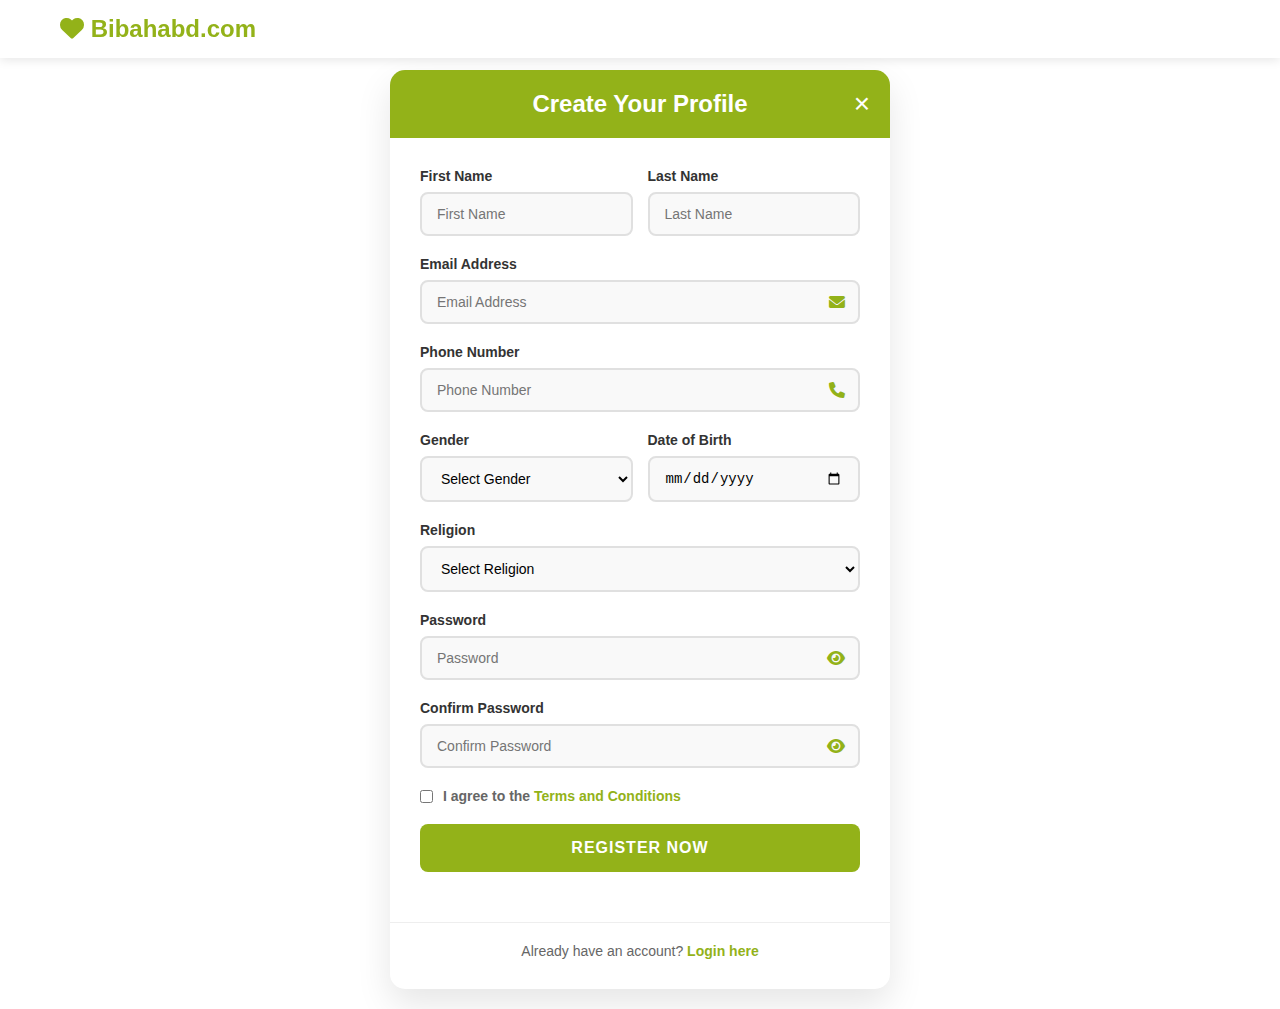
<file: register.html>
<!DOCTYPE html>
<html lang="en">
<head>
    <meta charset="UTF-8">
    <meta name="viewport" content="width=device-width, initial-scale=1.0">
    <title>Matrimonial Site - Register</title>
    <link rel="stylesheet" href="css/style.css">
    <link href="https://cdnjs.cloudflare.com/ajax/libs/font-awesome/6.0.0/css/all.min.css" rel="stylesheet">
    <style>
        .header {
            background: white;
            color: #93B219;
            padding: 15px 0;
            box-shadow: 0 2px 10px rgba(0,0,0,0.1);
            margin-bottom: 20px;
            position: fixed;
            top: 0;
            left: 0;
            right: 0;
            width: 100%;
            z-index: 1000;
        }
        
        .header-content {
            max-width: 1200px;
            margin: 0 auto;
            display: flex;
            justify-content: space-between;
            align-items: center;
            padding: 0 20px;
        }
        
        .logo {
            font-size: 24px;
            font-weight: bold;
        }
        
        body {
            padding-top: 70px;
        }
    </style>
</head>
<body>
    <header class="header">
        <div class="header-content">
            <div class="logo">
                <i class="fas fa-heart"></i> Bibahabd.com
            </div>
        </div>
    </header>
    
    <div class="container">
        <div class="register-container">
            <div class="register-header">
                <h2>Create Your Profile</h2>
                <span class="close-btn" onclick="closeRegister()">×</span>
            </div>
            
            <form id="registerForm" action="php/register.php" method="POST">
                <div class="form-row">
                    <div class="form-group">
                        <label for="firstName">First Name</label>
                        <input type="text" id="firstName" name="firstName" placeholder="First Name" required>
                    </div>
                    <div class="form-group">
                        <label for="lastName">Last Name</label>
                        <input type="text" id="lastName" name="lastName" placeholder="Last Name" required>
                    </div>
                </div>
                
                <div class="form-group">
                    <label for="email">Email Address</label>
                    <div class="input-container">
                        <input type="email" id="email" name="email" placeholder="Email Address" required>
                        <i class="fas fa-envelope input-icon"></i>
                    </div>
                </div>
                
                <div class="form-group">
                    <label for="phone">Phone Number</label>
                    <div class="input-container">
                        <input type="tel" id="phone" name="phone" placeholder="Phone Number" required>
                        <i class="fas fa-phone input-icon"></i>
                    </div>
                </div>
                
                <div class="form-row">
                    <div class="form-group">
                        <label for="gender">Gender</label>
                        <select id="gender" name="gender" required>
                            <option value="">Select Gender</option>
                            <option value="male">Male</option>
                            <option value="female">Female</option>
                        </select>
                    </div>
                    <div class="form-group">
                        <label for="dateOfBirth">Date of Birth</label>
                        <input type="date" id="dateOfBirth" name="dateOfBirth" required>
                    </div>
                </div>
                
                <div class="form-group">
                    <label for="religion">Religion</label>
                    <select id="religion" name="religion" required>
                        <option value="">Select Religion</option>
                        <option value="hindu">Hindu</option>
                        <option value="muslim">Muslim</option>
                        <option value="christian">Christian</option>
                        <option value="sikh">Sikh</option>
                        <option value="buddhist">Buddhist</option>
                        <option value="other">Other</option>
                    </select>
                </div>
                
                <div class="form-group">
                    <label for="password">Password</label>
                    <div class="input-container">
                        <input type="password" id="password" name="password" placeholder="Password" required minlength="6">
                        <i class="fas fa-eye toggle-password" onclick="togglePassword('password')"></i>
                    </div>
                </div>
                
                <div class="form-group">
                    <label for="confirmPassword">Confirm Password</label>
                    <div class="input-container">
                        <input type="password" id="confirmPassword" name="confirmPassword" placeholder="Confirm Password" required>
                        <i class="fas fa-eye toggle-password" onclick="togglePassword('confirmPassword')"></i>
                    </div>
                </div>
                
                <div class="form-group checkbox-group">
                    <input type="checkbox" id="terms" name="terms" required>
                    <label for="terms">I agree to the <a href="#" class="terms-link">Terms and Conditions</a></label>
                </div>
                
                <button type="submit" class="register-btn">REGISTER NOW</button>
            </form>
            
            <div class="login-link">
                <p>Already have an account? <a href="index.html" class="login-link-text">Login here</a></p>
            </div>
        </div>
    </div>
    
    <script src="js/script.js"></script>
</body>
</html>
</file>
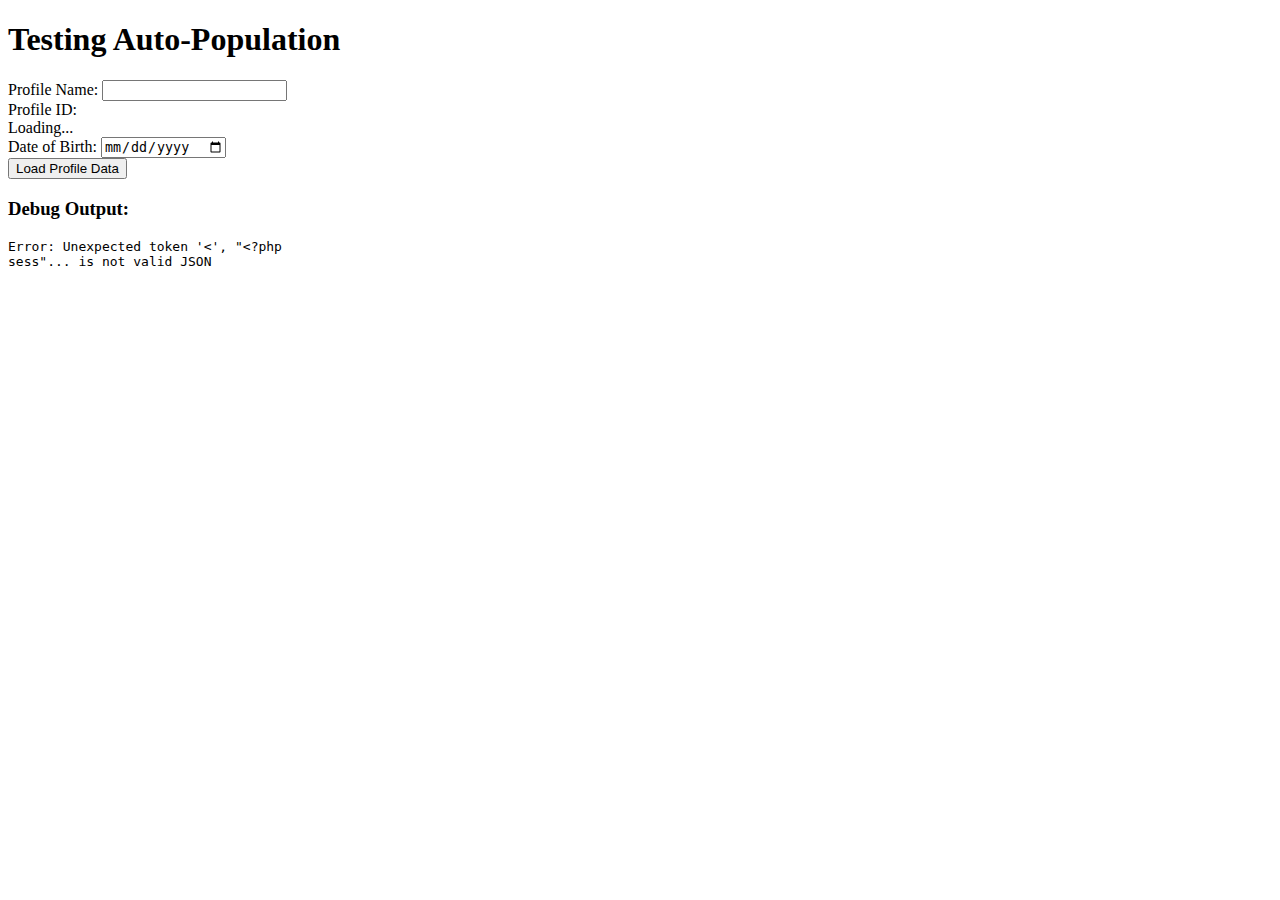
<file: test-auto-populate.html>
<!DOCTYPE html>
<html>
<head>
    <title>Test Auto-Population</title>
</head>
<body>
    <h1>Testing Auto-Population</h1>
    <div>
        <label>Profile Name:</label>
        <input type="text" id="profileName" />
    </div>
    <div>
        <label>Profile ID:</label>
        <div id="profileId">Loading...</div>
    </div>
    <div>
        <label>Date of Birth:</label>
        <input type="date" id="dateOfBirth" />
    </div>
    <div>
        <button onclick="testLoadProfile()">Load Profile Data</button>
    </div>
    <div>
        <h3>Debug Output:</h3>
        <pre id="debug"></pre>
    </div>

    <script>
        function testLoadProfile() {
            console.log('Testing profile loading...');
            document.getElementById('debug').textContent = 'Loading...';
            
            fetch('php/get-profile.php')
                .then(response => {
                    console.log('Response status:', response.status);
                    return response.json();
                })
                .then(data => {
                    console.log('Profile data received:', data);
                    document.getElementById('debug').textContent = JSON.stringify(data, null, 2);
                    
                    if (data.success && data.user) {
                        const user = data.user;
                        
                        // Set profile name
                        document.getElementById('profileName').value = `${user.first_name} ${user.last_name}`;
                        
                        // Set profile ID
                        document.getElementById('profileId').textContent = `Profile ID: ${user.profile_id}`;
                        
                        // Set date of birth
                        if (user.date_of_birth) {
                            document.getElementById('dateOfBirth').value = user.date_of_birth;
                        }
                        
                        console.log('Fields populated successfully');
                    } else {
                        console.error('Failed to load profile:', data.message);
                        alert('Error: ' + data.message);
                    }
                })
                .catch(error => {
                    console.error('Fetch error:', error);
                    document.getElementById('debug').textContent = 'Error: ' + error.message;
                });
        }
        
        // Auto-load on page load
        window.addEventListener('load', testLoadProfile);
    </script>
</body>
</html>
</file>
<file: css/style.css>
/* Reset and Base Styles */
* {
    margin: 0;
    padding: 0;
    box-sizing: border-box;
}

body {
    font-family: 'Arial', sans-serif;
    background-color: white;
    min-height: 100vh;
    display: flex;
    align-items: center;
    justify-content: center;
    padding: 20px;
}

.container {
    width: 100%;
    max-width: 500px;
    margin: 0 auto;
}

/* Login Container Styles */
.login-container, .register-container {
    background: white;
    border-radius: 15px;
    box-shadow: 0 15px 35px rgba(0, 0, 0, 0.1);
    overflow: hidden;
    animation: slideUp 0.5s ease-out;
}

.register-container {
    max-width: 600px;
    margin: 0 auto;
}

@keyframes slideUp {
    from {
        opacity: 0;
        transform: translateY(30px);
    }
    to {
        opacity: 1;
        transform: translateY(0);
    }
}

/* Header Styles */
.login-header, .register-header {
    background: #93B219;
    color: white;
    padding: 20px 30px;
    position: relative;
    text-align: center;
}

.login-header h2, .register-header h2 {
    font-size: 24px;
    font-weight: 600;
    margin: 0;
}

.close-btn {
    position: absolute;
    right: 20px;
    top: 50%;
    transform: translateY(-50%);
    font-size: 28px;
    cursor: pointer;
    transition: transform 0.2s ease;
}

.close-btn:hover {
    transform: translateY(-50%) scale(1.1);
}

/* Form Styles */
form {
    padding: 30px;
}

.form-row {
    display: flex;
    gap: 15px;
    margin-bottom: 20px;
}

.form-row .form-group {
    flex: 1;
    margin-bottom: 0;
}

.form-group {
    margin-bottom: 20px;
}

.form-group label {
    display: block;
    margin-bottom: 8px;
    font-weight: 600;
    color: #333;
    font-size: 14px;
}

.input-container {
    position: relative;
}

.form-group input, .form-group select {
    width: 100%;
    padding: 12px 15px;
    border: 2px solid #e0e0e0;
    border-radius: 8px;
    font-size: 14px;
    transition: all 0.3s ease;
    background: #f9f9f9;
}

/* Add extra padding for password fields with icons */
.form-group input[type="password"] {
    padding-right: 45px;
}

/* Add padding for email fields with icons */
.input-container input[type="email"], 
.input-container input[type="text"], 
.input-container input[type="tel"] {
    padding-right: 45px;
}

.form-group input:focus, .form-group select:focus {
    outline: none;
    border-color: #93B219;
    background: white;
    box-shadow: 0 0 0 3px rgba(147, 178, 25, 0.1);
}

.input-icon, .toggle-password {
    position: absolute;
    right: 15px;
    top: 50%;
    transform: translateY(-50%);
    color: #93B219;
    font-size: 16px;
    z-index: 10;
    cursor: pointer;
    transition: color 0.2s ease;
}

.toggle-password:hover {
    color: #7A9617;
}

/* Button Styles */
.login-btn, .register-btn {
    width: 100%;
    background: #93B219;
    color: white;
    border: none;
    padding: 15px;
    font-size: 16px;
    font-weight: 600;
    border-radius: 8px;
    cursor: pointer;
    transition: all 0.3s ease;
    text-transform: uppercase;
    letter-spacing: 1px;
}

.login-btn:hover, .register-btn:hover {
    background: #7A9617;
    transform: translateY(-2px);
    box-shadow: 0 5px 15px rgba(147, 178, 25, 0.4);
}

/* Additional Options */
.additional-options {
    display: flex;
    padding: 0 30px 30px;
    gap: 30px;
}

.not-member, .forgot-password {
    flex: 1;
}

.not-member h3, .forgot-password h3 {
    color: #333;
    font-size: 16px;
    margin-bottom: 8px;
    font-weight: 600;
}

.not-member p {
    color: #666;
    font-size: 14px;
    margin-bottom: 15px;
}

.not-member .register-btn {
    background: #FF9800;
    padding: 10px 20px;
    font-size: 14px;
}

.not-member .register-btn:hover {
    background: #F57C00;
}

.recover-link {
    color: #93B219;
    text-decoration: none;
    font-weight: 600;
    transition: color 0.2s ease;
}

.recover-link:hover {
    color: #7A9617;
    text-decoration: underline;
}

/* Checkbox Styles */
.checkbox-group {
    display: flex;
    align-items: center;
    gap: 10px;
}

.checkbox-group input[type="checkbox"] {
    width: auto;
    margin: 0;
}

.checkbox-group label {
    margin: 0;
    font-size: 14px;
    color: #666;
    cursor: pointer;
}

.terms-link {
    color: #93B219;
    text-decoration: none;
}

.terms-link:hover {
    text-decoration: underline;
}

/* Login Link */
.login-link {
    text-align: center;
    padding: 0 30px 30px;
    border-top: 1px solid #eee;
    margin-top: 20px;
    padding-top: 20px;
}

.login-link p {
    color: #666;
    font-size: 14px;
}

.login-link-text {
    color: #93B219;
    text-decoration: none;
    font-weight: 600;
}

.login-link-text:hover {
    text-decoration: underline;
}

/* Responsive Design */
@media (max-width: 768px) {
    .container {
        padding: 10px;
    }
    
    .additional-options {
        flex-direction: column;
        gap: 20px;
    }
    
    .form-row {
        flex-direction: column;
        gap: 0;
    }
    
    .form-row .form-group {
        margin-bottom: 20px;
    }
    
    .login-header, .register-header {
        padding: 15px 20px;
    }
    
    .login-header h2, .register-header h2 {
        font-size: 20px;
    }
    
    form {
        padding: 20px;
    }
    
    .additional-options {
        padding: 0 20px 20px;
    }
    
    .login-link {
        padding: 0 20px 20px;
    }
}

@media (max-width: 480px) {
    .login-header h2, .register-header h2 {
        font-size: 18px;
    }
    
    form {
        padding: 15px;
    }
    
    .additional-options {
        padding: 0 15px 15px;
    }
    
    .login-link {
        padding: 0 15px 15px;
    }
}

/* Error and Success Messages */
.message {
    padding: 10px 15px;
    border-radius: 5px;
    margin-bottom: 20px;
    font-size: 14px;
}

.error {
    background-color: #ffebee;
    border: 1px solid #f44336;
    color: #c62828;
}

.success {
    background-color: #e8f5e8;
    border: 1px solid #4caf50;
    color: #2e7d2e;
}

/* Loading States */
.loading {
    opacity: 0.7;
    pointer-events: none;
}

.loading::after {
    content: '';
    position: absolute;
    width: 20px;
    height: 20px;
    border: 2px solid #ffffff;
    border-top: 2px solid transparent;
    border-radius: 50%;
    animation: spin 1s linear infinite;
    right: 15px;
    top: 50%;
    transform: translateY(-50%);
}

@keyframes spin {
    0% { transform: rotate(0deg); }
    100% { transform: rotate(360deg); }
}
</file>
